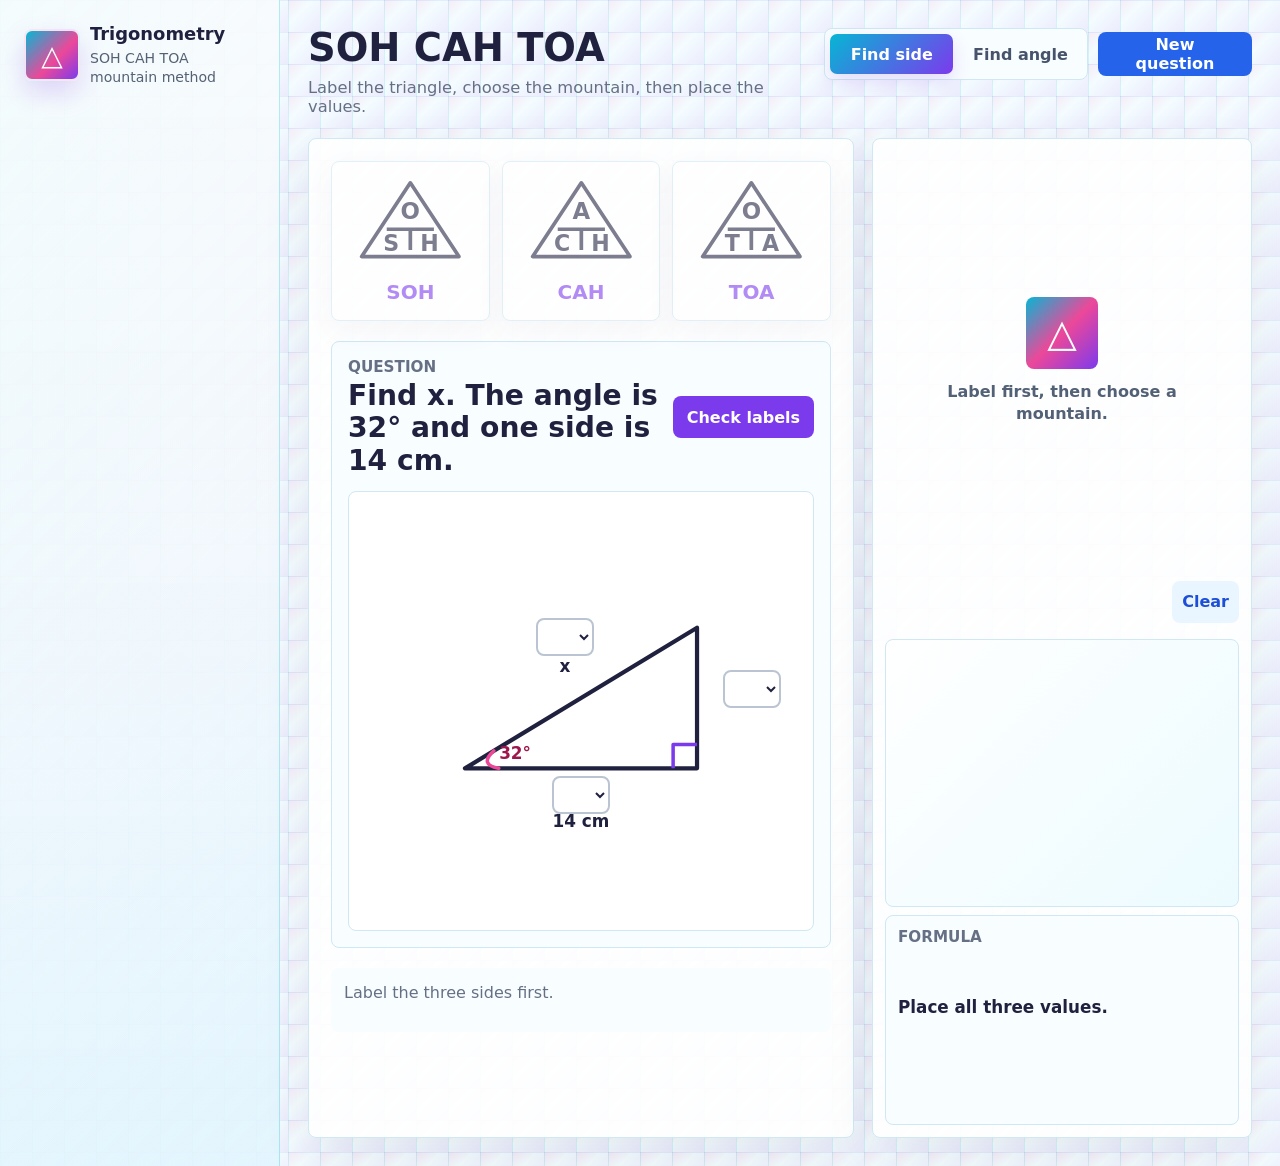
<file: index.html>
<!doctype html>
<html lang="en">
  <head>
    <meta charset="utf-8">
    <meta name="viewport" content="width=device-width, initial-scale=1">
    <title>Trigonometry Mountain Method</title>
    <link rel="stylesheet" href="styles.css">
    <link rel="stylesheet" href="trigonometry.css">
  </head>
  <body class="trig-app">
    <div class="app-shell">
      <aside class="sidebar" aria-label="Maths tools">
        <div class="brand">
          <div class="brand-mark trig-mark" aria-hidden="true">△</div>
          <div>
            <h1>Trigonometry</h1>
            <p>SOH CAH TOA mountain method</p>
          </div>
        </div>

      </aside>

      <main class="workspace">
        <section class="tool-panel is-active" aria-labelledby="trig-title">
          <header class="tool-header">
            <div>
              <h2 id="trig-title">SOH CAH TOA</h2>
              <p>Label the triangle, choose the mountain, then place the values.</p>
            </div>
            <div class="header-actions">
              <div class="mode-toggle compact-toggle" role="group" aria-label="Question type">
                <button class="mode-button is-active" type="button" data-question-mode="side">Find side</button>
                <button class="mode-button" type="button" data-question-mode="angle">Find angle</button>
              </div>
              <button class="primary-action" type="button" id="new-trig-question">New question</button>
            </div>
          </header>

          <div class="trig-grid">
            <section class="activity-surface trig-surface">
              <div class="mountain-row" id="ratio-buttons" aria-label="SOH CAH TOA mountains"></div>

              <div class="question-card">
                <div class="question-strip">
                  <div>
                    <div class="question-label">Question</div>
                    <div class="trig-prompt" id="trig-prompt"></div>
                  </div>
                  <button class="secondary-action" type="button" id="check-labels">Check labels</button>
                </div>

                <div class="triangle-stage" id="triangle-stage">
                  <div class="triangle-canvas">
                    <div class="triangle-diagram" id="triangle-diagram" aria-label="Right-angled triangle question"></div>
                    <div class="side-label-control label-picker-a">
                      <select data-picker="a" aria-label="Choose O, A, or H">
                        <option value=""></option>
                        <option value="O">O</option>
                        <option value="A">A</option>
                        <option value="H">H</option>
                      </select>
                    </div>
                    <div class="side-label-control label-picker-b">
                      <select data-picker="b" aria-label="Choose O, A, or H">
                        <option value=""></option>
                        <option value="O">O</option>
                        <option value="A">A</option>
                        <option value="H">H</option>
                      </select>
                    </div>
                    <div class="side-label-control label-picker-c">
                      <select data-picker="c" aria-label="Choose O, A, or H">
                        <option value=""></option>
                        <option value="O">O</option>
                        <option value="A">A</option>
                        <option value="H">H</option>
                      </select>
                    </div>
                  </div>
                </div>
              </div>

              <div class="feedback" id="trig-feedback" aria-live="polite"></div>
            </section>

            <aside class="answer-panel trig-working-panel" aria-label="Trigonometry working">
              <div class="working-placeholder" id="working-placeholder">
                <div class="placeholder-mark" aria-hidden="true">△</div>
                <p>Label first, then choose a mountain.</p>
              </div>

              <div class="working-area" id="working-area" hidden>
                <div class="selected-title">
                  <span id="selected-ratio-title"></span>
                  <button class="link-action" type="button" id="clear-mountain">Clear</button>
                </div>

                <div class="chip-bank" id="chip-bank" aria-label="Measurements"></div>

                <div class="large-mountain" id="large-mountain" aria-label="Selected mountain"></div>

                <div class="formula-box" id="formula-box" aria-live="polite">
                  <div class="question-label">Formula</div>
                  <div id="formula-line">Place all three values.</div>
                  <div id="solve-line"></div>
                  <button class="reveal-step-action" type="button" id="reveal-step" hidden>Reveal next step</button>
                </div>
              </div>
            </aside>
          </div>
        </section>
      </main>
    </div>

    <script src="trigonometry.js"></script>
  </body>
</html>
</file>
<file: styles.css>
:root {
  --ink: #20213f;
  --muted: #667085;
  --line: #cfe8f3;
  --paper: #f4fcff;
  --panel: #ffffff;
  --blue: #3778ff;
  --blue-dark: #2754d8;
  --cyan: #22c7d9;
  --pink: #f472b6;
  --purple: #9b5de5;
  --green: #16a085;
  --red: #e94b8a;
  --amber: #ff9f43;
  --teal: #13b8a6;
  --violet: #8b5cf6;
  font-family: Inter, ui-sans-serif, system-ui, -apple-system, BlinkMacSystemFont, "Segoe UI", sans-serif;
}

* {
  box-sizing: border-box;
}

body {
  min-height: 100vh;
  margin: 0;
  color: var(--ink);
  background:
    linear-gradient(90deg, rgba(34, 199, 217, 0.16) 1px, transparent 1px),
    linear-gradient(rgba(55, 120, 255, 0.1) 1px, transparent 1px),
    linear-gradient(135deg, rgba(244, 114, 182, 0.12), transparent 38%, rgba(155, 93, 229, 0.1)),
    var(--paper);
  background-size: 32px 32px;
}

button,
input,
select {
  font: inherit;
}

button {
  border: 0;
  cursor: pointer;
}

.app-shell {
  display: grid;
  grid-template-columns: 280px minmax(0, 1fr);
  min-height: 100vh;
}

.sidebar {
  display: flex;
  flex-direction: column;
  gap: 28px;
  padding: 24px;
  color: var(--ink);
  background:
    linear-gradient(180deg, rgba(255, 255, 255, 0.86), rgba(228, 250, 255, 0.88)),
    linear-gradient(135deg, rgba(34, 199, 217, 0.32), rgba(244, 114, 182, 0.22) 52%, rgba(155, 93, 229, 0.26));
  border-right: 1px solid rgba(34, 199, 217, 0.32);
}

.brand {
  display: grid;
  grid-template-columns: 52px 1fr;
  gap: 14px;
  align-items: center;
}

.brand-mark {
  display: grid;
  place-items: center;
  width: 56px;
  height: 52px;
  border: 2px solid rgba(255, 255, 255, 0.85);
  border-radius: 8px;
  color: #ffffff;
  background: linear-gradient(135deg, var(--cyan), var(--pink) 58%, var(--purple));
  box-shadow: 0 12px 26px rgba(155, 93, 229, 0.24);
  font-weight: 900;
}

.brand h1,
.brand p,
.tool-header h2,
.tool-header p {
  margin: 0;
}

.brand h1 {
  font-size: 1.12rem;
  line-height: 1.1;
}

.brand p {
  margin-top: 5px;
  color: #556174;
  font-size: 0.88rem;
  line-height: 1.35;
}

.section-tabs {
  display: grid;
  gap: 10px;
}

.tab {
  display: grid;
  grid-template-columns: 36px 1fr;
  align-items: center;
  gap: 10px;
  min-height: 52px;
  padding: 8px 10px;
  border-radius: 8px;
  color: #27304f;
  background: rgba(255, 255, 255, 0.36);
  text-align: left;
}

.tab:hover,
.tab.is-active {
  background: rgba(255, 255, 255, 0.78);
  box-shadow: inset 0 0 0 2px rgba(244, 114, 182, 0.48), 0 8px 20px rgba(34, 199, 217, 0.14);
}

.tab-icon {
  display: grid;
  place-items: center;
  width: 36px;
  height: 36px;
  border-radius: 8px;
  color: #ffffff;
  background: linear-gradient(135deg, var(--cyan), var(--purple));
  font-weight: 800;
}

.workspace {
  padding: 28px;
}

.tool-panel {
  display: none;
  max-width: 1180px;
  margin: 0 auto;
}

.tool-panel.is-active {
  display: block;
}

.tool-header {
  display: flex;
  justify-content: space-between;
  gap: 18px;
  align-items: flex-start;
  margin-bottom: 22px;
}

.tool-header h2 {
  font-size: clamp(2rem, 3vw, 3.15rem);
  line-height: 1.03;
}

.tool-header p {
  max-width: 680px;
  margin-top: 10px;
  color: var(--muted);
  font-size: 1.02rem;
}

.primary-action,
.answer-row button,
.jump-controls button {
  min-height: 44px;
  padding: 0 16px;
  border-radius: 8px;
  color: #ffffff;
  background: var(--blue);
  font-weight: 750;
}

.primary-action:hover,
.answer-row button:hover,
.jump-controls button:hover {
  background: var(--blue-dark);
}

.tool-grid {
  display: grid;
  grid-template-columns: minmax(0, 1fr) 340px;
  gap: 18px;
  align-items: stretch;
}

.activity-surface,
.answer-panel {
  border: 1px solid var(--line);
  border-radius: 8px;
  background: rgba(255, 255, 255, 0.9);
  box-shadow: 0 18px 50px rgba(32, 33, 63, 0.08);
}

.activity-surface {
  display: grid;
  gap: 20px;
  padding: 22px;
}

.answer-panel {
  display: flex;
  flex-direction: column;
  gap: 14px;
  padding: 18px;
}

.answer-panel label {
  color: var(--muted);
  font-weight: 750;
}

.answer-row {
  display: grid;
  grid-template-columns: minmax(0, 1fr) auto;
  gap: 8px;
}

input {
  width: 100%;
  min-height: 46px;
  border: 1px solid #bac4d2;
  border-radius: 8px;
  padding: 0 12px;
  color: var(--ink);
  background: #ffffff;
}

select {
  width: 100%;
  min-height: 46px;
  border: 1px solid #bac4d2;
  border-radius: 8px;
  padding: 0 12px;
  color: var(--ink);
  background: #ffffff;
}

input:focus,
select:focus {
  border-color: var(--blue);
  outline: 3px solid rgba(34, 199, 217, 0.24);
}

.mode-panel {
  display: grid;
  gap: 12px;
}

.mode-toggle {
  display: grid;
  grid-template-columns: 1fr 1fr;
  gap: 6px;
  border: 1px solid var(--line);
  border-radius: 8px;
  padding: 5px;
  background: #f8fdff;
}

.mode-button {
  min-height: 40px;
  border-radius: 7px;
  color: #46536b;
  background: transparent;
  font-weight: 800;
}

.mode-button.is-active {
  color: #ffffff;
  background: linear-gradient(135deg, var(--cyan), var(--purple));
  box-shadow: 0 8px 18px rgba(155, 93, 229, 0.2);
}

.teacher-controls {
  display: grid;
  gap: 8px;
  border: 1px solid var(--line);
  border-radius: 8px;
  padding: 12px;
  background: linear-gradient(135deg, #ffffff, #ecfbff);
}

.teacher-controls[hidden] {
  display: none;
}

.teacher-controls button {
  min-height: 42px;
  border-radius: 8px;
  color: #ffffff;
  background: var(--purple);
  font-weight: 800;
}

.teacher-controls button:hover {
  background: #7c3aed;
}

.number-card {
  display: grid;
  gap: 10px;
  align-content: center;
  min-height: 180px;
  border: 1px solid #cdeaf4;
  border-radius: 8px;
  padding: 22px;
  background: linear-gradient(135deg, #ffffff, #e8fbff 42%, #fff0fa);
}

.question-label {
  color: var(--muted);
  font-size: 0.95rem;
  font-weight: 800;
  text-transform: uppercase;
  letter-spacing: 0;
}

.big-number {
  color: var(--ink);
  font-size: clamp(3rem, 8vw, 7rem);
  font-variant-numeric: tabular-nums;
  font-weight: 900;
  line-height: 1;
}

#place-number {
  font-size: clamp(2.7rem, 6vw, 5.4rem);
  white-space: nowrap;
}

.expression {
  font-size: clamp(2.6rem, 6vw, 5.5rem);
}

.highlight-digit {
  display: inline-block;
  min-width: 0.65em;
  border-bottom: 8px solid var(--pink);
  color: var(--blue-dark);
}

.place-table-wrap {
  overflow-x: auto;
}

.place-table {
  width: 100%;
  min-width: 0;
  border-collapse: collapse;
  table-layout: fixed;
}

.place-table th,
.place-table td {
  height: 72px;
  border: 1px solid var(--line);
  text-align: center;
  min-width: 0;
  padding: 0 4px;
}

.place-table th {
  color: #344062;
  background: #e7faff;
  font-size: 0.64rem;
  line-height: 1.1;
  white-space: nowrap;
}

.place-table td {
  background: #ffffff;
  font-size: 1.7rem;
  font-weight: 850;
}

.place-table .decimal-column {
  min-width: 44px;
  width: 44px;
  padding-right: 0;
  padding-left: 0;
}

.place-table th.decimal-column {
  font-size: 1.25rem;
}

.place-table td.decimal-point {
  color: #8b5cf6;
  background: #f6f0ff;
  font-size: 2rem;
}

.place-table td.is-target {
  background: #ffe5f4;
  color: #9d174d;
}

.number-keypad {
  display: grid;
  gap: 8px;
}

.number-keypad {
  grid-template-columns: repeat(3, minmax(0, 1fr));
}

.number-keypad button {
  min-height: 42px;
  border: 1px solid var(--line);
  border-radius: 8px;
  color: var(--ink);
  background: #f8fdff;
  font-weight: 750;
}

.number-keypad button {
  min-height: 48px;
  font-size: 1.1rem;
}

.number-keypad button[data-keypad-key="back"] {
  color: #ffffff;
  background: var(--purple);
}

.number-keypad .keypad-wide {
  grid-column: 1 / -1;
}

.number-keypad button:hover {
  border-color: var(--blue);
}

.feedback {
  min-height: 64px;
  border-radius: 8px;
  padding: 13px;
  color: var(--muted);
  background: #f8fdff;
  line-height: 1.45;
}

.feedback.is-correct {
  color: #0f5132;
  background: #dcfce7;
}

.feedback.is-wrong {
  color: #842029;
  background: #fee2e2;
}

.rounding-visual {
  display: grid;
  gap: 16px;
  padding: 12px 4px 4px;
}

.rounding-line {
  position: relative;
  display: grid;
  grid-template-columns: 1fr 1fr;
  align-items: center;
  height: 72px;
}

.rounding-line::before {
  position: absolute;
  right: 0;
  left: 0;
  top: 32px;
  height: 6px;
  border-radius: 999px;
  background: #cbd5e1;
  content: "";
}

.rounding-line span {
  z-index: 1;
  font-weight: 850;
}

#rounding-left {
  justify-self: start;
}

#rounding-right {
  justify-self: end;
}

#rounding-marker {
  position: absolute;
  top: 14px;
  width: 18px;
  height: 42px;
  border-radius: 999px;
  background: var(--pink);
  transform: translateX(-50%);
}

.rounding-hint {
  color: var(--muted);
  font-weight: 700;
}

.powers-card {
  min-height: 220px;
}

.shift-visual {
  display: grid;
  gap: 12px;
  border: 1px solid var(--line);
  border-radius: 8px;
  padding: 16px;
  background: #f8fdff;
}

.shift-rule {
  color: #344062;
  font-weight: 850;
}

.shift-steps {
  display: grid;
  grid-template-columns: repeat(auto-fit, minmax(140px, 1fr));
  gap: 8px;
}

.shift-step {
  display: grid;
  place-items: center;
  gap: 3px;
  min-height: 62px;
  border-radius: 8px;
  color: #ffffff;
  background: linear-gradient(135deg, var(--cyan), var(--purple));
  font-size: 1.45rem;
  font-weight: 900;
}

.shift-step small {
  font-size: 0.72rem;
  font-weight: 850;
  text-transform: uppercase;
}

.powers-controls {
  background: linear-gradient(135deg, #ffffff, #fff0fa);
}

.conversion-card {
  min-height: 210px;
}

.conversion-map {
  display: grid;
  gap: 12px;
  border: 1px solid var(--line);
  border-radius: 8px;
  padding: 16px;
  background: #f8fdff;
  overflow-x: auto;
}

.hint-header {
  display: flex;
  align-items: center;
  justify-content: space-between;
  gap: 12px;
}

.hint-toggle {
  min-height: 38px;
  padding: 0 12px;
  border: 1px solid rgba(155, 93, 229, 0.35);
  border-radius: 8px;
  color: #ffffff;
  background: linear-gradient(135deg, var(--cyan), var(--purple));
  font-weight: 850;
  white-space: nowrap;
}

.hint-toggle:hover {
  box-shadow: 0 8px 18px rgba(155, 93, 229, 0.18);
}

.conversion-note {
  color: #344062;
  font-weight: 850;
}

.conversion-ladder {
  display: grid;
  gap: 8px;
  min-width: 0;
}

.conversion-ladder[hidden],
.conversion-note[hidden] {
  display: none !important;
}

.conversion-jumps {
  display: grid;
  grid-template-columns: repeat(3, minmax(0, 1fr));
  gap: 10px;
  padding: 0 calc(12.5% + 5px);
}

.conversion-jump {
  position: relative;
  display: flex;
  align-items: center;
  justify-content: center;
  gap: 8px;
  min-height: 58px;
  border: 2px solid rgba(207, 232, 243, 0.95);
  border-radius: 999px 999px 8px 8px;
  color: #344062;
  background: #ffffff;
  font-weight: 900;
}

.conversion-jump::before {
  position: absolute;
  right: 16px;
  bottom: -15px;
  left: 16px;
  height: 22px;
  border-right: 3px solid currentColor;
  border-left: 3px solid currentColor;
  border-radius: 0 0 999px 999px;
  opacity: 0.34;
  content: "";
}

.conversion-jump.divide {
  border-radius: 8px 8px 999px 999px;
}

.conversion-jump.divide::before {
  top: -15px;
  bottom: auto;
  border-top: 0;
  border-bottom: 0;
  border-radius: 999px 999px 0 0;
}

.conversion-jump.multiply.is-active {
  border-color: rgba(244, 114, 182, 0.78);
  color: #ffffff;
  background: linear-gradient(135deg, var(--pink), var(--purple));
  box-shadow: 0 10px 24px rgba(155, 93, 229, 0.18);
}

.conversion-jump.divide.is-active {
  border-color: rgba(34, 199, 217, 0.9);
  color: #ffffff;
  background: linear-gradient(135deg, var(--cyan), var(--blue));
  box-shadow: 0 10px 24px rgba(34, 199, 217, 0.18);
}

.conversion-jump span {
  font-size: 1.45rem;
  line-height: 1;
}

.conversion-units {
  display: grid;
  grid-template-columns: repeat(4, minmax(0, 1fr));
  gap: 10px;
}

.unit-cell {
  display: grid;
  align-content: center;
  justify-items: center;
  min-height: 88px;
  border: 1px solid var(--line);
  border-radius: 8px;
  padding: 9px 5px;
  background: #ffffff;
  text-align: center;
}

.unit-cell strong {
  color: #344062;
  font-size: 0.8rem;
}

.unit-cell span {
  color: var(--purple);
  font-size: 1.9rem;
  font-weight: 950;
  line-height: 1.05;
}

.unit-cell small {
  min-height: 1.1em;
  color: var(--muted);
  font-weight: 850;
  text-transform: uppercase;
}

.unit-cell.is-active {
  border-color: rgba(244, 114, 182, 0.72);
  background: linear-gradient(135deg, #ffffff, #e8fbff 42%, #fff0fa);
  box-shadow: inset 0 0 0 2px rgba(244, 114, 182, 0.22);
}

.ordering-board {
  display: grid;
  gap: 14px;
}

.exam-question-card {
  display: grid;
  gap: 14px;
  border: 1px solid #cdeaf4;
  border-radius: 8px;
  padding: 18px;
  background: linear-gradient(135deg, #ffffff, #e8fbff 42%, #fff0fa);
}

.exam-decimal-row {
  display: grid;
  grid-template-columns: repeat(4, minmax(90px, 1fr));
  gap: 12px;
  align-items: center;
}

.exam-decimal-row span {
  display: grid;
  place-items: center;
  min-height: 76px;
  border: 1px solid var(--line);
  border-radius: 8px;
  color: var(--ink);
  background: rgba(255, 255, 255, 0.76);
  font-size: clamp(1.8rem, 4vw, 3.2rem);
  font-variant-numeric: tabular-nums;
  font-weight: 900;
  line-height: 1;
}

.ordering-list {
  display: grid;
  gap: 10px;
}

.decimal-card {
  display: grid;
  grid-template-columns: minmax(0, 1fr) auto auto;
  align-items: center;
  gap: 10px;
  min-height: 78px;
  border: 2px solid #cfe8f3;
  border-radius: 8px;
  padding: 10px 12px;
  background: linear-gradient(135deg, #ffffff, #effbff);
  box-shadow: 0 10px 24px rgba(32, 33, 63, 0.08);
  cursor: grab;
}

.decimal-card:active {
  cursor: grabbing;
}

.decimal-card.is-dragging {
  opacity: 0.55;
}

.decimal-value {
  font-size: clamp(2rem, 5vw, 4rem);
  font-variant-numeric: tabular-nums;
  font-weight: 900;
  line-height: 1;
}

.move-buttons {
  display: grid;
  gap: 6px;
}

.move-buttons button {
  width: 42px;
  height: 34px;
  border-radius: 8px;
  color: #ffffff;
  background: var(--purple);
  font-weight: 900;
}

.drag-handle {
  color: #667085;
  font-size: 1.35rem;
  font-weight: 900;
}

.decimal-stack-wrap {
  overflow-x: auto;
}

.decimal-stack {
  width: 100%;
  border-collapse: collapse;
  table-layout: fixed;
}

.decimal-stack th,
.decimal-stack td {
  height: 50px;
  border: 1px solid var(--line);
  text-align: center;
}

.decimal-stack th {
  color: #344062;
  background: #e7faff;
  font-size: 0.78rem;
}

.decimal-stack td {
  background: #ffffff;
  font-size: 1.2rem;
  font-weight: 850;
}

.decimal-stack .decimal-column {
  width: 36px;
  color: var(--purple);
  background: #f6f0ff;
}

.decimal-stack .source-number {
  color: #344062;
  background: #f8fdff;
  font-size: 1rem;
}

.temperature-board {
  display: grid;
  grid-template-rows: auto minmax(420px, 58vh) auto;
  justify-items: center;
  gap: 10px;
  min-height: 520px;
}

.temperature-line-wrap {
  display: grid;
  grid-template-columns: 92px minmax(240px, 360px);
  gap: 16px;
  align-items: stretch;
  width: min(480px, 100%);
  height: 100%;
  min-height: 420px;
}

.direction-guide {
  display: grid;
  align-content: space-between;
  gap: 12px;
  padding: 12px 0;
}

.direction-card {
  display: grid;
  justify-items: center;
  gap: 3px;
  border: 1px solid var(--line);
  border-radius: 8px;
  padding: 10px 6px;
  color: #ffffff;
  font-weight: 900;
  line-height: 1;
  text-align: center;
}

.direction-card.plus {
  background: linear-gradient(135deg, #f472b6, #e94b8a);
}

.direction-card.minus {
  background: linear-gradient(135deg, #22c7d9, #3778ff);
}

.direction-symbol {
  font-size: 1.8rem;
}

.direction-arrow {
  font-size: 2.1rem;
}

.temp-label {
  width: min(260px, 100%);
  border-radius: 8px;
  padding: 8px 12px;
  color: #ffffff;
  font-weight: 850;
  text-align: center;
}

.temp-label.hot {
  background: #dc2626;
}

.temp-label.cold {
  background: #2563eb;
}

.number-line {
  position: relative;
  width: 100%;
  height: 100%;
  min-height: 420px;
}

.line-track {
  position: relative;
  width: 100%;
  height: 100%;
}

.axis {
  position: absolute;
  top: 0;
  bottom: 0;
  left: 50%;
  width: 18px;
  border: 3px solid #ffffff;
  border-radius: 999px;
  background: linear-gradient(180deg, #dc2626 0%, #f97316 36%, #f8fafc 50%, #38bdf8 66%, #1d4ed8 100%);
  box-shadow: 0 14px 30px rgba(23, 32, 51, 0.18);
  transform: translateX(-50%);
}

.axis::after {
  position: absolute;
  bottom: -24px;
  left: 50%;
  width: 58px;
  height: 58px;
  border: 3px solid #ffffff;
  border-radius: 50%;
  background: #1d4ed8;
  box-shadow: 0 14px 30px rgba(23, 32, 51, 0.18);
  content: "";
  transform: translateX(-50%);
}

.tick {
  position: absolute;
  left: calc(50% - 54px);
  width: 108px;
  height: 2px;
  background: #1f2937;
  transform: translateY(-50%);
}

.tick.zero {
  left: calc(50% - 70px);
  width: 140px;
  height: 4px;
  background: #111827;
}

.tick-label {
  position: absolute;
  left: calc(50% + 72px);
  transform: translateY(-50%);
  color: #334155;
  font-size: 0.9rem;
  font-weight: 850;
}

.tick-label.zero-label {
  color: #111827;
  font-size: 1rem;
}

.position-dot {
  position: absolute;
  left: 50%;
  width: 28px;
  height: 28px;
  border: 4px solid #ffffff;
  border-radius: 50%;
  background: #172033;
  box-shadow: 0 4px 14px rgba(23, 32, 51, 0.32);
  transform: translate(-50%, -50%);
}

.jump-arc {
  position: absolute;
  left: calc(50% - 12px);
  width: 70px;
  border: 4px solid var(--teal);
  border-left: 0;
  border-radius: 0 999px 999px 0;
}

.jump-arc.down {
  border-color: var(--violet);
}

.jump-label {
  position: absolute;
  left: calc(50% + 78px);
  min-width: 46px;
  border-radius: 8px;
  padding: 3px 7px;
  color: #ffffff;
  background: var(--teal);
  font-weight: 850;
  text-align: center;
  transform: translateY(-50%);
}

.jump-label.down {
  background: var(--violet);
}

.jump-controls {
  display: grid;
  grid-template-columns: 1fr 1fr;
  gap: 8px;
}

@media (max-width: 920px) {
  .app-shell {
    grid-template-columns: 1fr;
  }

  .sidebar {
    padding: 18px;
  }

  .section-tabs {
    grid-template-columns: repeat(3, minmax(0, 1fr));
  }

  .tab {
    grid-template-columns: 1fr;
    justify-items: center;
    text-align: center;
  }

  .workspace {
    padding: 18px;
  }

  .tool-grid {
    grid-template-columns: 1fr;
  }
}

@media (max-width: 640px) {
  .brand {
    grid-template-columns: 44px 1fr;
  }

  .brand-mark {
    width: 44px;
    height: 44px;
  }

  .section-tabs {
    grid-template-columns: 1fr;
  }

  .tool-header {
    display: grid;
  }

  .primary-action {
    width: 100%;
  }

  .answer-row,
  .jump-controls,
  .shift-steps,
  .conversion-jumps,
  .conversion-units,
  .exam-decimal-row {
    grid-template-columns: 1fr;
  }

  .conversion-ladder {
    min-width: 0;
  }

  .conversion-jumps {
    padding: 0;
  }

  .temperature-line-wrap {
    grid-template-columns: 1fr;
  }

  .direction-guide {
    grid-template-columns: 1fr 1fr;
    align-content: stretch;
    padding: 0;
  }

  .hint-header {
    align-items: stretch;
    flex-direction: column;
  }
}
</file>
<file: trigonometry.css>
.trig-app {
  --blue: #2563eb;
  --blue-dark: #1d4ed8;
  --cyan: #06b6d4;
  --pink: #ec4899;
  --purple: #7c3aed;
  --green: #16a34a;
  --amber: #f59e0b;
  --line: #cfe8f3;
  --paper: #f4fcff;
}

.trig-mark {
  font-size: 1.75rem;
}

.header-actions {
  display: grid;
  grid-template-columns: minmax(220px, 280px) auto;
  gap: 10px;
  align-items: center;
}

.compact-toggle {
  grid-template-columns: 1fr 1fr;
  min-width: 0;
}

.trig-grid {
  display: grid;
  grid-template-columns: minmax(0, 1fr) 380px;
  gap: 18px;
  align-items: stretch;
}

.trig-surface {
  align-content: start;
}

.mountain-row {
  display: grid;
  grid-template-columns: repeat(3, minmax(0, 1fr));
  gap: 12px;
}

.mountain-card {
  position: relative;
  display: grid;
  gap: 8px;
  min-height: 148px;
  border: 1px solid var(--line);
  border-radius: 8px;
  padding: 12px;
  color: var(--ink);
  background: #ffffff;
  box-shadow: 0 10px 28px rgba(32, 33, 63, 0.06);
  text-align: center;
}

.mountain-card:disabled {
  cursor: not-allowed;
  opacity: 0.58;
}

.mountain-card:not(:disabled):hover,
.mountain-card.is-selected {
  border-color: var(--pink);
  box-shadow: inset 0 0 0 2px rgba(236, 72, 153, 0.32), 0 12px 30px rgba(124, 58, 237, 0.14);
}

.mountain-card.is-selected {
  background: linear-gradient(135deg, #ffffff, #eefbff 48%, #fff0f7);
}

.mountain-card.is-wrong {
  border-color: #ef4444;
  box-shadow: inset 0 0 0 2px rgba(239, 68, 68, 0.22);
}

.mini-mountain {
  width: 100%;
  max-width: 190px;
  margin: 0 auto;
}

.mountain-outline {
  fill: #ffffff;
  stroke: #20213f;
  stroke-width: 5;
  stroke-linejoin: round;
}

.mountain-divider {
  fill: none;
  stroke: #20213f;
  stroke-width: 5;
  stroke-linecap: butt;
}

.mountain-letter {
  fill: #20213f;
  font-size: 30px;
  font-weight: 900;
}

.mountain-top-letter {
  font-size: 31px;
}

.ratio-word {
  display: grid;
  place-items: center;
  min-height: 32px;
  color: var(--purple);
  font-size: 1.25rem;
  font-weight: 900;
  letter-spacing: 0;
}

.question-card {
  display: grid;
  gap: 14px;
  border: 1px solid var(--line);
  border-radius: 8px;
  padding: 16px;
  background: #f8fdff;
}

.question-strip {
  display: grid;
  grid-template-columns: minmax(0, 1fr) auto;
  gap: 14px;
  align-items: center;
}

.trig-prompt {
  margin-top: 4px;
  color: var(--ink);
  font-size: clamp(1.25rem, 2.2vw, 2.05rem);
  font-weight: 900;
  line-height: 1.15;
}

.secondary-action,
.link-action {
  min-height: 42px;
  border-radius: 8px;
  font-weight: 800;
}

.secondary-action {
  padding: 0 14px;
  color: #ffffff;
  background: var(--purple);
}

.secondary-action:hover {
  background: #6d28d9;
}

.link-action {
  padding: 0 10px;
  color: var(--blue-dark);
  background: #eaf6ff;
}

.link-action:hover {
  color: #ffffff;
  background: var(--blue);
}

.triangle-stage {
  position: relative;
  display: grid;
  place-items: center;
  min-height: 440px;
  border: 1px solid var(--line);
  border-radius: 8px;
  padding: 14px;
  background: #ffffff;
  overflow: hidden;
}

.triangle-canvas {
  position: relative;
  width: min(100%, 700px);
  aspect-ratio: 620 / 420;
}

.triangle-diagram {
  position: absolute;
  inset: 0;
}

.trig-svg {
  display: block;
  width: 100%;
  height: 100%;
}

.triangle-side {
  stroke: #20213f;
  stroke-width: 6;
  stroke-linecap: round;
  stroke-linejoin: round;
  fill: none;
}

.right-mark {
  fill: none;
  stroke: var(--purple);
  stroke-width: 5;
  stroke-linejoin: round;
}

.angle-arc-trig {
  fill: none;
  stroke: var(--pink);
  stroke-width: 5;
  stroke-linecap: round;
}

.trig-measure,
.angle-measure {
  fill: #20213f;
  font-size: 24px;
  font-weight: 900;
}

.angle-measure {
  fill: #9d174d;
}

.side-label-control {
  position: absolute;
  z-index: 2;
  width: 58px;
  transform: translate(-50%, -50%);
}

.side-label-control select {
  width: 58px;
  min-height: 38px;
  padding: 0 8px;
  border-width: 2px;
  background: rgba(255, 255, 255, 0.92);
  font-weight: 900;
  text-align: center;
}

.side-label-control.is-correct select {
  border-color: #22c55e;
  background: #ecfdf5;
}

.side-label-control.is-wrong select {
  border-color: #ef4444;
  background: #fff1f2;
}

.label-picker-a {
  left: 50%;
  top: 82%;
}

.label-picker-b {
  left: 84%;
  top: 49%;
}

.label-picker-c {
  left: 45%;
  top: 34%;
}

.trig-working-panel {
  min-height: 100%;
  gap: 10px;
  padding: 12px;
}

.working-placeholder {
  display: grid;
  place-items: center;
  align-content: center;
  min-height: 420px;
  gap: 12px;
  color: #536176;
  text-align: center;
}

.working-placeholder p {
  max-width: 240px;
  margin: 0;
  font-weight: 800;
  line-height: 1.35;
}

.placeholder-mark {
  display: grid;
  place-items: center;
  width: 72px;
  height: 72px;
  border-radius: 8px;
  color: #ffffff;
  background: linear-gradient(135deg, var(--cyan), var(--pink), var(--purple));
  font-size: 2.4rem;
  font-weight: 900;
}

.working-area {
  display: grid;
  gap: 8px;
  align-content: start;
}

.selected-title {
  display: grid;
  grid-template-columns: minmax(0, 1fr) auto;
  gap: 10px;
  align-items: center;
}

#selected-ratio-title {
  color: var(--ink);
  font-size: 1.08rem;
  font-weight: 900;
}

.chip-bank {
  display: grid;
  grid-template-columns: repeat(3, minmax(0, 1fr));
  gap: 6px;
}

.value-chip {
  min-height: 42px;
  border: 2px solid var(--line);
  border-radius: 8px;
  padding: 6px;
  color: var(--ink);
  background: #ffffff;
  font-size: 1.05rem;
  font-weight: 900;
  text-align: center;
}

.value-chip:hover,
.value-chip.is-picked {
  border-color: var(--pink);
  background: #fff1f7;
}

.value-chip.is-placed {
  opacity: 0.45;
}

.large-mountain {
  display: grid;
  place-items: center;
  align-items: start;
  min-height: 268px;
  border: 1px solid var(--line);
  border-radius: 8px;
  padding-top: 38px;
  background: linear-gradient(135deg, #ffffff, #ecfbff);
}

.mountain-workspace {
  position: relative;
  width: min(100%, 240px);
  aspect-ratio: 1.05;
}

.mountain-workspace svg {
  position: absolute;
  inset: 0;
  width: 100%;
  height: 100%;
}

.drop-zone {
  position: absolute;
  display: grid;
  place-items: center;
  width: 82px;
  min-height: 46px;
  border: 2px dashed #93c5fd;
  border-radius: 8px;
  padding: 6px;
  color: #344062;
  background: rgba(255, 255, 255, 0.92);
  font-weight: 900;
  text-align: center;
  transform: translate(-50%, -50%);
}

.drop-zone.is-filled {
  border-style: solid;
  border-color: var(--blue);
}

.drop-zone.is-right {
  border-color: #22c55e;
  background: #ecfdf5;
}

.drop-zone.is-wrong {
  border-color: #ef4444;
  background: #fff1f2;
}

.drop-ratio {
  left: 14%;
  top: 94%;
}

.drop-numerator {
  left: 50%;
  top: 0;
}

.drop-denominator {
  left: 86%;
  top: 94%;
}

.formula-box {
  display: grid;
  gap: 9px;
  min-height: 210px;
  border: 1px solid var(--line);
  border-radius: 8px;
  padding: 12px;
  background: #f8fdff;
}

#formula-line,
#solve-line {
  color: var(--ink);
  font-size: 1.05rem;
  font-weight: 850;
  line-height: 1.35;
}

#solve-line {
  color: #0f766e;
}

.solution-step {
  border: 1px solid rgba(19, 184, 166, 0.28);
  border-radius: 8px;
  padding: 10px;
  background: #ffffff;
}

.solution-step + .solution-step {
  margin-top: 7px;
}

.reveal-step-action {
  min-height: 44px;
  border-radius: 8px;
  color: #ffffff;
  background: var(--green);
  font-weight: 850;
}

.reveal-step-action:hover {
  background: #15803d;
}

@media (max-width: 1080px) {
  .trig-grid {
    grid-template-columns: 1fr;
  }

  .trig-working-panel {
    min-height: auto;
  }

  .working-placeholder {
    min-height: 220px;
  }
}

@media (max-width: 920px) {
  .header-actions {
    grid-template-columns: 1fr;
    width: 100%;
  }

  .trig-app .tool-header {
    align-items: stretch;
  }

  .mountain-row {
    grid-template-columns: 1fr;
  }
}

@media (max-width: 640px) {
  .triangle-stage {
    min-height: 360px;
    padding: 8px;
  }

  .question-strip {
    grid-template-columns: 1fr;
  }

  .side-label-control {
    width: 54px;
  }

  .side-label-control select {
    width: 54px;
  }

  .chip-bank {
    grid-template-columns: 1fr;
  }
}
</file>
